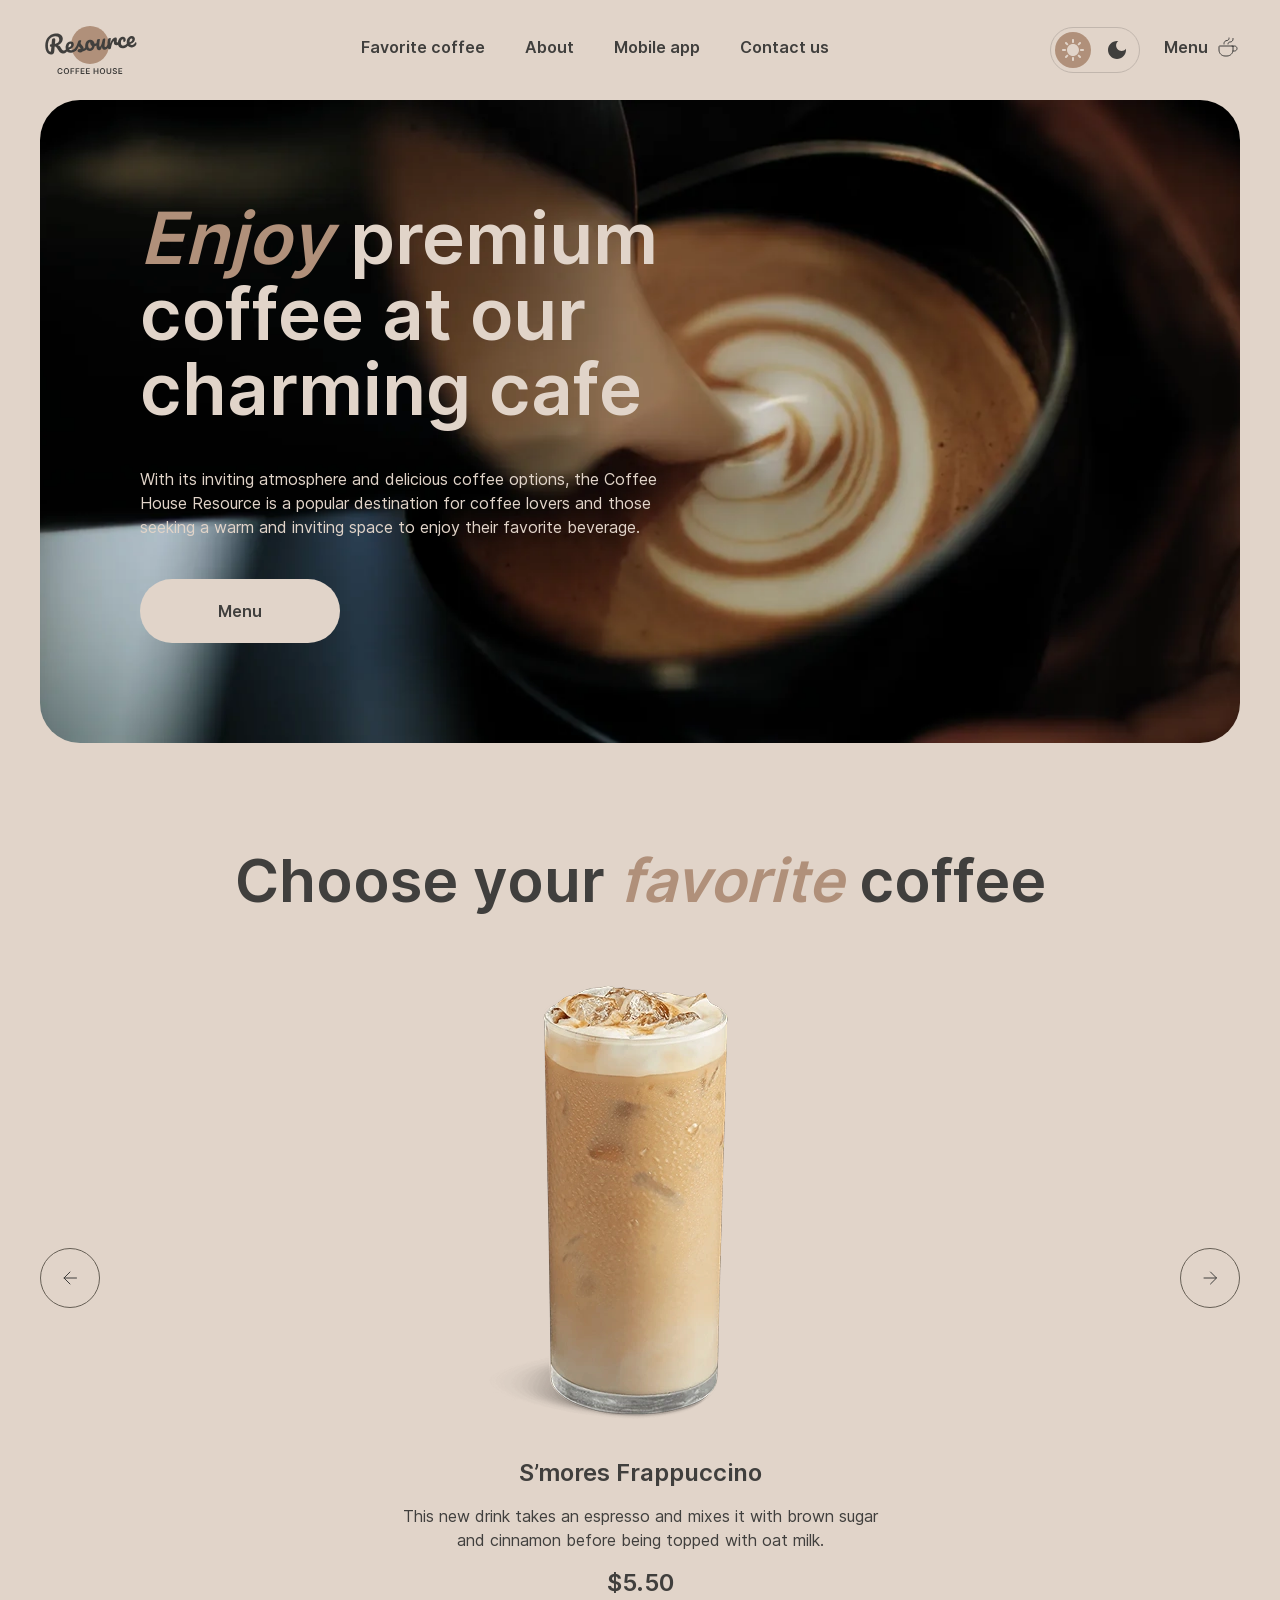
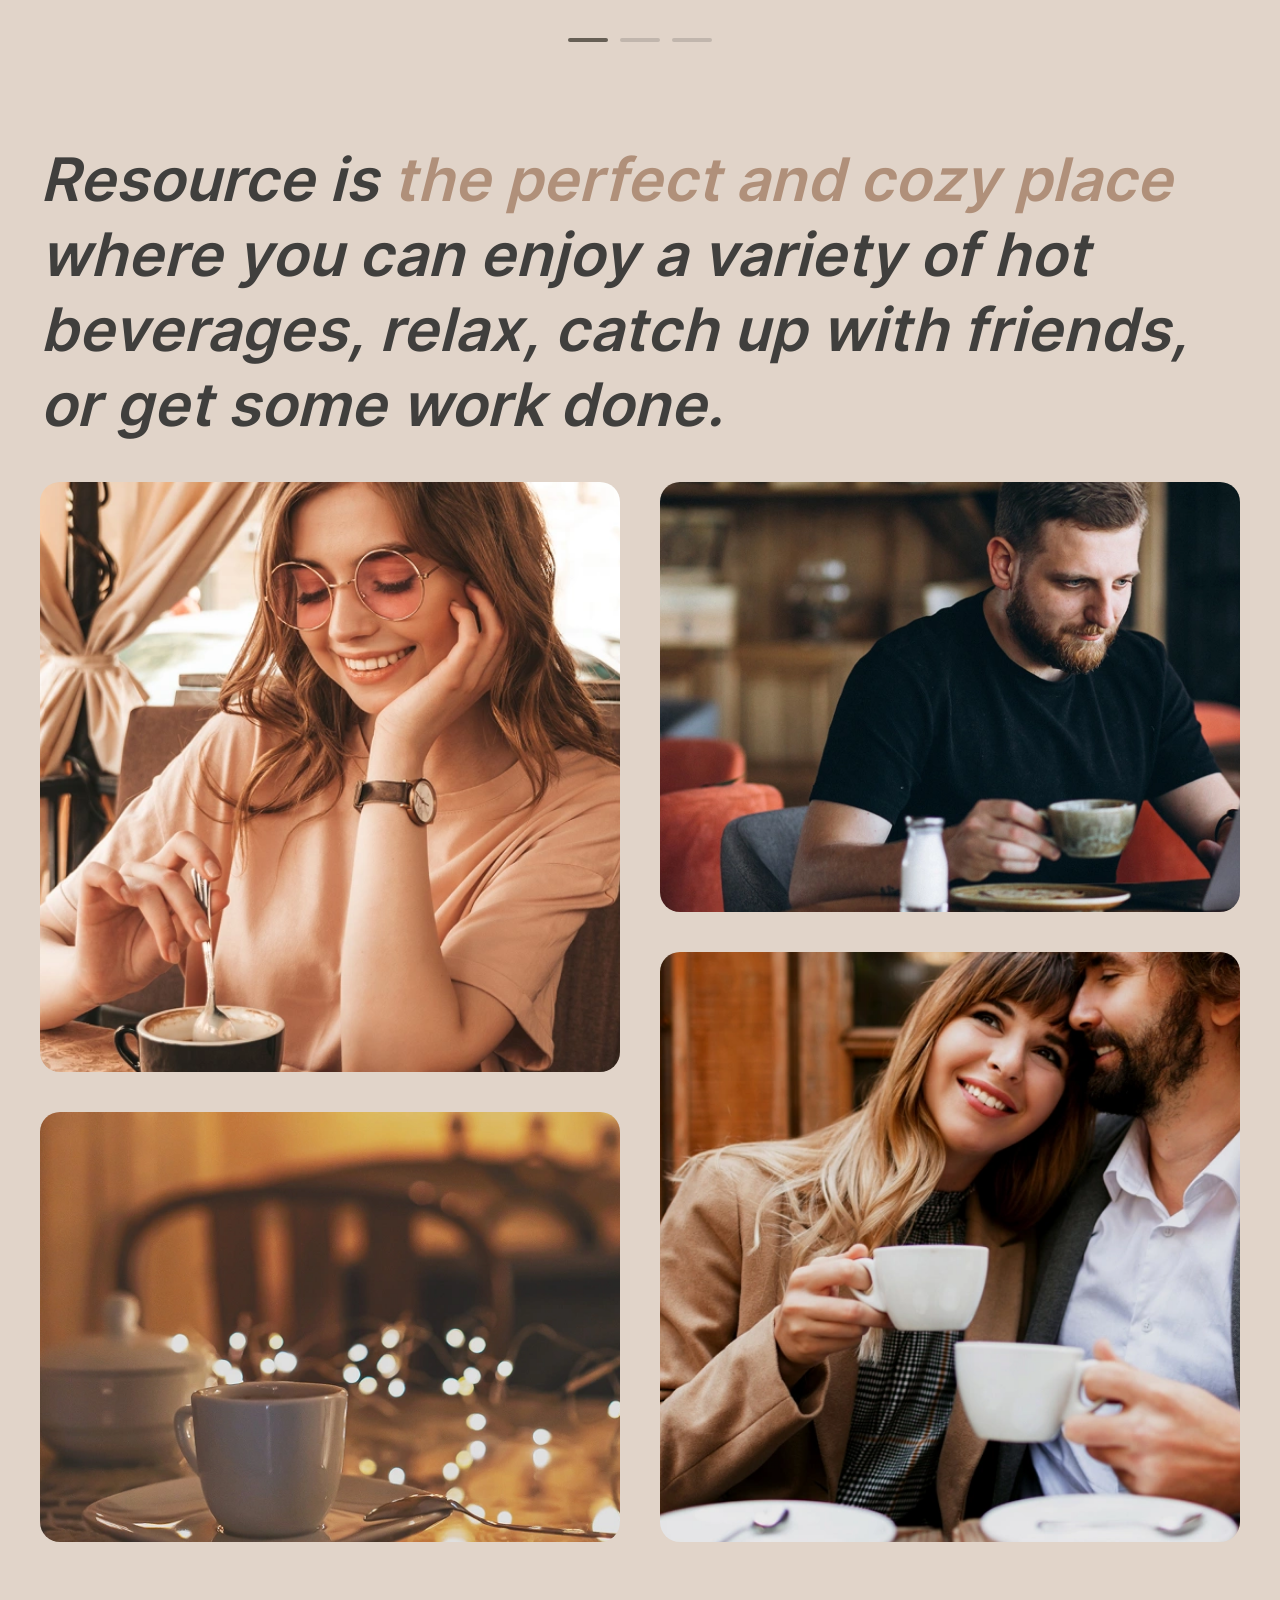
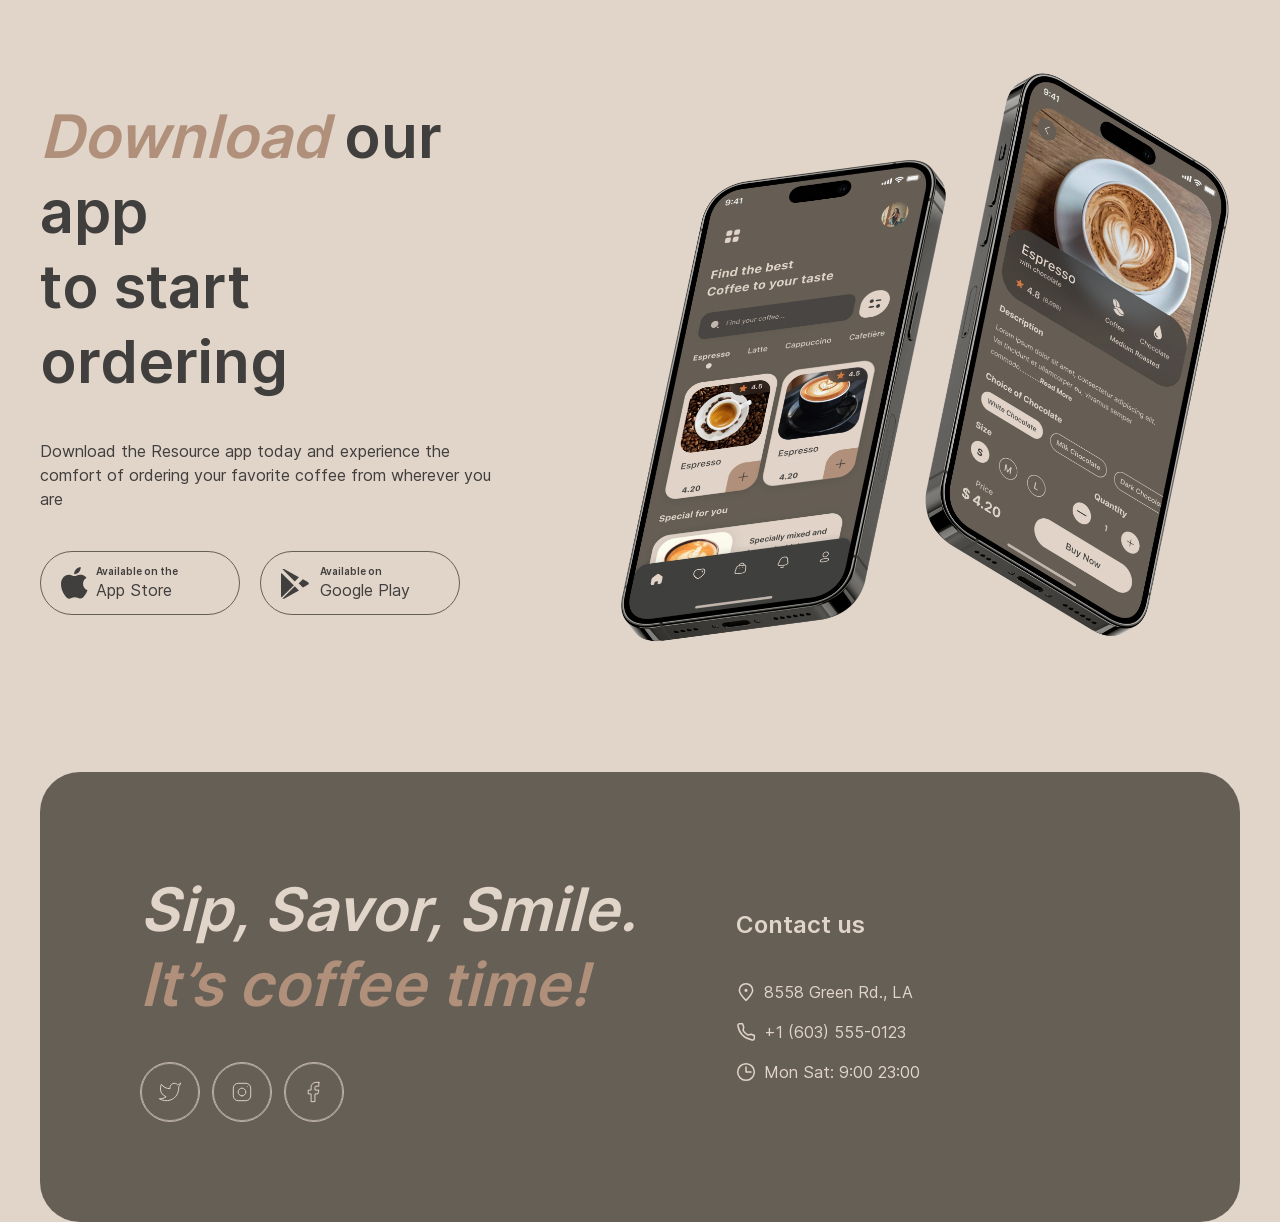
<file: index.html>
<!DOCTYPE html>
<html lang="en">
  <head>
    <meta charset="UTF-8" />
    <meta name="viewport" content="width=device-width, initial-scale=1.0" />
    <link rel="shortcut icon" href="favicon.ico" type="image/x-icon" />
    <link rel="apple-touch-icon" href="assets/icons/apple-touch-icon.png" />
    <link rel="apple-touch-icon" sizes="57x57" href="assets/icons/apple-touch-icon-57x57.png" />
    <link rel="apple-touch-icon" sizes="72x72" href="assets/icons/apple-touch-icon-72x72.png" />
    <link rel="apple-touch-icon" sizes="76x76" href="assets/icons/apple-touch-icon-76x76.png" />
    <link rel="apple-touch-icon" sizes="114x114" href="assets/icons/apple-touch-icon-114x114.png" />
    <link rel="apple-touch-icon" sizes="120x120" href="assets/icons/apple-touch-icon-120x120.png" />
    <link rel="apple-touch-icon" sizes="144x144" href="assets/icons/apple-touch-icon-144x144.png" />
    <link rel="apple-touch-icon" sizes="152x152" href="assets/icons/apple-touch-icon-152x152.png" />
    <link rel="apple-touch-icon" sizes="180x180" href="assets/icons/apple-touch-icon-180x180.png" />
    <script>
      if (localStorage.getItem("theme") === "dark") {
        document.documentElement.dataset.theme = "dark";
      }
    </script>
    <link rel="stylesheet" href="styles/style.css" />
    <title>Resource coffee house</title>
  </head>
  <body>
    <header class="header">
      <div class="container">
        <div class="header__inner">
          <a href="index.html" class="header__logo" aria-label="Resource Coffee House">
            <img class="header__logo-img light-logo" src="assets/images/logo/light-logo.svg" alt="Resource coffee logo light" />
            <img class="header__logo-img dark-logo" src="assets/images/logo/dark-logo.svg" alt="Resource coffee logo dark" />
          </a>
          <div class="header__panel" id="header-panel">
            <nav class="header__nav">
              <a href="#favorite" class="header__link">Favorite coffee</a>
              <a href="#about" class="header__link">About</a>
              <a href="#app" class="header__link">Mobile app</a>
              <a href="#contacts" class="header__link">Contact us</a>
            </nav>
            <a href="catalog.html" class="header__menu">
              <span class="header__menu-link">
                <span>Menu</span>
                <svg width="24" height="24" viewBox="0 0 24 24" fill="none" xmlns="http://www.w3.org/2000/svg">
                  <path d="M17 11.6V15C17 18.3137 14.3137 21 11 21H9C5.68629 21 3 18.3137 3 15V11.6C3 11.2686 3.26863 11 3.6 11H16.4C16.7314 11 17 11.2686 17 11.6Z" stroke="currentColor" stroke-linecap="round" stroke-linejoin="round" />
                  <g class="cup-evaporation-1">
                    <path d="M12 9C12 8 12.7143 7 14.1429 7C15.7208 7 17 5.72081 17 4.14286V3.5" stroke="currentColor" stroke-linecap="round" stroke-linejoin="round" />
                  </g>
                  <g class="cup-evaporation-2">
                    <path d="M8 9V8.5C8 6.84315 9.34315 5.5 11 5.5C12.1046 5.5 13 4.60457 13 3.5V3" stroke="currentColor" stroke-linecap="round" stroke-linejoin="round" />
                  </g>
                  <path d="M16 11H18.5C19.8807 11 21 12.1193 21 13.5C21 14.8807 19.8807 16 18.5 16H17" stroke="currentColor" stroke-linecap="round" stroke-linejoin="round" />
                </svg>
              </span>
            </a>
          </div>
          <div class="header__actions">
            <button class="header__theme" type="button" aria-label="Switch theme">
              <span class="header__theme-option active">
                <svg width="22" height="22" viewBox="0 0 22 22" fill="none" xmlns="http://www.w3.org/2000/svg">
                  <path
                    d="M10 3V1C10 0.45 10.45 0 11 0C11.55 0 12 0.45 12 1V3C12 3.55 11.55 4 11 4C10.45 4 10 3.55 10 3ZM17.36 6.05L18.77 4.63C19.16 4.24 19.16 3.61 18.77 3.22C18.38 2.83 17.75 2.83 17.36 3.22L15.95 4.64C15.56 5.03 15.56 5.66 15.95 6.05C16.34 6.44 16.97 6.44 17.36 6.05ZM21 10H19C18.45 10 18 10.45 18 11C18 11.55 18.45 12 19 12H21C21.55 12 22 11.55 22 11C22 10.45 21.55 10 21 10ZM11 18C10.45 18 10 18.45 10 19V21C10 21.55 10.45 22 11 22C11.55 22 12 21.55 12 21V19C12 18.45 11.55 18 11 18ZM4.64 6.05L3.22 4.64C2.83 4.25 2.83 3.61 3.22 3.23C3.61 2.85 4.25 2.84 4.63 3.23L6.04 4.64C6.43 5.03 6.43 5.67 6.04 6.05C5.65 6.43 5.02 6.44 4.64 6.05ZM15.95 15.95C15.56 16.34 15.56 16.98 15.95 17.36L17.36 18.77C17.75 19.16 18.39 19.16 18.77 18.77C19.16 18.38 19.16 17.74 18.77 17.36L17.36 15.95C16.98 15.56 16.34 15.56 15.95 15.95ZM1 12H3C3.55 12 4 11.55 4 11C4 10.45 3.55 10 3 10H1C0.45 10 0 10.45 0 11C0 11.55 0.45 12 1 12ZM4.64 18.78L6.05 17.37C6.44 16.98 6.44 16.34 6.05 15.96C5.66 15.58 5.02 15.57 4.64 15.96L3.23 17.37C2.84 17.76 2.84 18.4 3.23 18.78C3.61 19.17 4.25 19.17 4.64 18.78ZM11 5C7.69 5 5 7.69 5 11C5 14.31 7.69 17 11 17C14.31 17 17 14.31 17 11C17 7.69 14.31 5 11 5Z"
                    fill="currentColor"
                  />
                </svg>
              </span>
              <span class="header__theme-option dark">
                <svg width="18" height="18" viewBox="0 0 18 18" fill="none" xmlns="http://www.w3.org/2000/svg">
                  <path
                    d="M9 0C4.03 0 0 4.03 0 9C0 13.97 4.03 18 9 18C13.97 18 18 13.97 18 9C18 8.54 17.96 8.08 17.9 7.64C16.92 9.01 15.32 9.9 13.5 9.9C10.52 9.9 8.1 7.48 8.1 4.5C8.1 2.69 8.99 1.08 10.36 0.0999999C9.92 0.0399999 9.46 0 9 0Z"
                    fill="currentColor"
                  />
                </svg>
              </span>
            </button>
            <button class="header__burger" type="button" aria-label="Open menu" aria-controls="header-panel" aria-expanded="false">
              <span></span>
              <span></span>
            </button>
          </div>
        </div>
      </div>
    </header>
    <main>
      <section class="hero">
        <div class="container">
          <div class="hero__inner">
            <img src="assets/images/hero/hero.webp" alt="Hero background image" class="hero__bg" />
            <div class="hero__offer">
              <h1 class="hero__title"><span class="text-accent">Enjoy</span> premium coffee at our charming cafe</h1>
              <p class="hero__description">
                With its inviting atmosphere and delicious coffee options, the Coffee House Resource is a popular destination for coffee lovers and those seeking a warm and inviting space to enjoy their favorite beverage.
              </p>
              <a href="catalog.html" class="hero__button"
                >Menu
                <svg width="24" height="24" viewBox="0 0 24 24" fill="none" xmlns="http://www.w3.org/2000/svg">
                  <path d="M17 11.6V15C17 18.3137 14.3137 21 11 21H9C5.68629 21 3 18.3137 3 15V11.6C3 11.2686 3.26863 11 3.6 11H16.4C16.7314 11 17 11.2686 17 11.6Z" stroke="currentColor" stroke-linecap="round" stroke-linejoin="round" />
                  <g class="cup-evaporation-1">
                    <path d="M12 9C12 8 12.7143 7 14.1429 7C15.7208 7 17 5.72081 17 4.14286V3.5" stroke="currentColor" stroke-linecap="round" stroke-linejoin="round" />
                  </g>
                  <g class="cup-evaporation-2">
                    <path d="M8 9V8.5C8 6.84315 9.34315 5.5 11 5.5C12.1046 5.5 13 4.60457 13 3.5V3" stroke="currentColor" stroke-linecap="round" stroke-linejoin="round" />
                  </g>
                  <path d="M16 11H18.5C19.8807 11 21 12.1193 21 13.5C21 14.8807 19.8807 16 18.5 16H17" stroke="currentColor" stroke-linecap="round" stroke-linejoin="round" />
                </svg>
              </a>
            </div>
          </div>
        </div>
      </section>
      <section class="favorite" id="favorite">
        <div class="container">
          <h2 class="favorite__title">Choose your <span class="text-accent">favorite</span> coffee</h2>
          <div class="favorite__slider">
            <div class="favorite__viewport">
              <button class="favorite__arrow" type="button" data-dir="-1" aria-label="Previous slide">
                <svg width="24" height="24" viewBox="18 18 24 24" fill="none" xmlns="http://www.w3.org/2000/svg">
                  <path d="M36.5 30H24M30 36L24 30L30 24" stroke="currentColor" stroke-linecap="round" stroke-linejoin="round" />
                </svg>
              </button>
              <div class="favorite__track">
                <div class="favorite__slide-row" id="favoriteTrack">
                  <div class="favorite__slide">
                    <div class="favorite__card">
                      <img class="favorite__img" src="assets/images/favorite/slider-1.webp" alt="S'mores Frappuccino" width="480" height="480" />
                      <div class="favorite__info">
                        <h3 class="favorite__name">S&rsquo;mores Frappuccino</h3>
                        <p class="favorite__desc">This new drink takes an espresso and mixes it with brown sugar and cinnamon before being topped with oat milk.</p>
                        <p class="favorite__price">$5.50</p>
                      </div>
                    </div>
                  </div>
                  <div class="favorite__slide">
                    <div class="favorite__card">
                      <img class="favorite__img" src="assets/images/favorite/slider-2.webp" alt="Caramel Macchiato" width="480" height="480" />
                      <div class="favorite__info">
                        <h3 class="favorite__name">Caramel Macchiato</h3>
                        <p class="favorite__desc">Fragrant and unique classic espresso with rich caramel-peanut syrup, with cream under whipped thick foam.</p>
                        <p class="favorite__price">$5.00</p>
                      </div>
                    </div>
                  </div>
                  <div class="favorite__slide">
                    <div class="favorite__card">
                      <img class="favorite__img" src="assets/images/favorite/slider-3.webp" alt="Ice coffee" width="480" height="480" />
                      <div class="favorite__info">
                        <h3 class="favorite__name">Ice coffee</h3>
                        <p class="favorite__desc">A popular summer drink that tones and invigorates. Prepared from coffee, milk and ice.</p>
                        <p class="favorite__price">$4.50</p>
                      </div>
                    </div>
                  </div>
                </div>
              </div>
              <button class="favorite__arrow" type="button" data-dir="1" aria-label="Next slide">
                <svg width="24" height="24" viewBox="18 18 24 24" fill="none" xmlns="http://www.w3.org/2000/svg">
                  <path d="M24 30H36.5M30.5 36L36.5 30L30.5 24" stroke="currentColor" stroke-linecap="round" stroke-linejoin="round" />
                </svg>
              </button>
            </div>
            <div class="favorite__controls">
              <button class="favorite__dot active" type="button" data-idx="0" aria-label="Slide 1"></button>
              <button class="favorite__dot" type="button" data-idx="1" aria-label="Slide 2"></button>
              <button class="favorite__dot" type="button" data-idx="2" aria-label="Slide 3"></button>
            </div>
          </div>
        </div>
      </section>
      <section class="about" id="about">
        <div class="container">
          <h2 class="about__text">Resource is <span class="text-accent">the perfect and cozy place</span> where you can enjoy a variety of hot beverages, relax, catch up with friends, or get some work done.</h2>
          <div class="about__images">
            <div class="about__column">
              <div class="about__card about__card--tall">
                <img src="assets/images/about/about-1.webp" alt="Coffee shop photo 1" />
              </div>
              <div class="about__card about__card--short">
                <img src="assets/images/about/about-2.webp" alt="Coffee shop photo 2" />
              </div>
            </div>
            <div class="about__column">
              <div class="about__card about__card--short">
                <img src="assets/images/about/about-3.webp" alt="Coffee shop photo 3" />
              </div>
              <div class="about__card about__card--tall">
                <img src="assets/images/about/about-4.webp" alt="Coffee shop photo 4" />
              </div>
            </div>
          </div>
        </div>
      </section>
      <section class="app" id="app">
        <div class="container">
          <div class="app__inner">
            <div class="app__offer">
              <h2 class="app__title"><span class="text-accent">Download</span> our app<br />to start ordering</h2>
              <p class="app__description">Download the Resource app today and experience the comfort of ordering your favorite coffee from wherever you are</p>
              <div class="app__buttons">
                <a href="#" class="app__button">
                  <span class="app__icon">
                    <svg width="27" height="32" viewBox="0 0 27 32" fill="none" xmlns="http://www.w3.org/2000/svg">
                      <path
                        d="M22.0578 16.8306C22.021 12.8323 25.4156 10.8871 25.5708 10.7966C23.6483 8.06361 20.6684 7.69021 19.6213 7.66043C17.1185 7.40364 14.6909 9.12057 13.4159 9.12057C12.1156 9.12057 10.1523 7.68524 8.03638 7.72742C5.31352 7.76836 2.76624 9.30541 1.36919 11.6922C-1.51399 16.5589 0.636305 23.7107 3.39861 27.6446C4.7804 29.5711 6.39503 31.7223 8.50843 31.6466C10.576 31.5635 11.3483 30.3614 13.8435 30.3614C16.3157 30.3614 17.0409 31.6466 19.1963 31.5982C21.4153 31.5635 22.8124 29.6629 24.1458 27.719C25.7426 25.5108 26.3839 23.3361 26.4093 23.2245C26.3572 23.2071 22.0998 21.6229 22.0578 16.8306Z"
                        fill="currentColor"
                      />
                      <path
                        d="M17.9863 5.07263C19.0983 3.71671 19.8592 1.872 19.648 0C18.0384 0.0694711 16.0256 1.08549 14.8664 2.41164C13.8409 3.58025 12.9248 5.49566 13.1615 7.29695C14.9695 7.42845 16.8259 6.40747 17.9863 5.07263Z"
                        fill="currentColor"
                      />
                    </svg>
                  </span>
                  <span class="app__text">
                    <span class="app__caption">Available on the</span>
                    <span class="app__name">App Store</span>
                  </span>
                </a>
                <a href="#" class="app__button">
                  <span class="app__icon">
                    <svg width="31" height="33" viewBox="0 0 31 33" fill="none" xmlns="http://www.w3.org/2000/svg">
                      <path d="M0.456669 7.19171C0.167404 7.49042 0 7.95549 0 8.55777V30.0407C0 30.6429 0.167404 31.108 0.456669 31.4067L0.528063 31.4723L12.7314 19.4389V19.1547L0.528063 7.12129L0.456669 7.19171Z" fill="currentColor" />
                      <path d="M21.866 21.5399L17.8027 17.5268V17.2426L21.8709 13.2294L21.962 13.2817L26.7798 15.9858C28.1547 16.7533 28.1547 18.0161 26.7798 18.7884L21.962 21.4877L21.866 21.5399Z" fill="currentColor" />
                      <path d="M17.932 24.4014L13.7728 20.2984L1.49805 32.4083C1.95472 32.8819 2.69942 32.939 3.54629 32.4654L17.932 24.4014Z" fill="currentColor" />
                      <path d="M17.932 11.3657L3.54629 3.30175C2.69942 2.83305 1.95472 2.89011 1.49805 3.36368L13.7728 15.4688L17.932 11.3657Z" fill="currentColor" />
                    </svg>
                  </span>
                  <span class="app__text">
                    <span class="app__caption">Available on</span>
                    <span class="app__name">Google Play</span>
                  </span>
                </a>
              </div>
            </div>
            <div class="app__screens">
              <img src="assets/images/app/mobile-screens.webp" alt="Mobile app screens" />
            </div>
          </div>
        </div>
      </section>
    </main>
    <footer class="footer" id="contacts">
      <div class="container">
        <div class="footer__inner">
          <div class="footer__offer">
            <h2 class="footer__title">Sip, Savor, Smile.<br /><span class="text-accent">It&rsquo;s coffee time!</span></h2>
            <div class="footer__socials">
              <a href="#" class="footer__social" aria-label="Twitter">
                <svg width="60" height="60" viewBox="0 0 60 60" fill="none" xmlns="http://www.w3.org/2000/svg">
                  <rect x="0.5" y="0.5" width="59" height="59" rx="29.5" stroke="currentColor" opacity="0.6" />
                  <path
                    d="M41 21.0101C41 21.0101 38.9821 22.2022 37.86 22.5401C37.2577 21.8476 36.4573 21.3567 35.567 21.134C34.6767 20.9112 33.7395 20.9673 32.8821 21.2945C32.0247 21.6218 31.2884 22.2045 30.773 22.9638C30.2575 23.7231 29.9877 24.6224 30 25.5401V26.5401C28.2426 26.5856 26.5013 26.1959 24.931 25.4055C23.3607 24.6151 22.0103 23.4487 21 22.0101C21 22.0101 17 31.0101 26 35.0101C23.9405 36.408 21.4872 37.109 19 37.0101C28 42.0101 39 37.0101 39 25.5101C38.9991 25.2315 38.9723 24.9537 38.92 24.6801C39.9406 23.6735 41 21.0101 41 21.0101Z"
                    stroke="currentColor"
                    stroke-linecap="round"
                    stroke-linejoin="round"
                  />
                </svg>
              </a>
              <a href="#" class="footer__social" aria-label="Instagram">
                <svg width="60" height="60" viewBox="0 0 60 60" fill="none" xmlns="http://www.w3.org/2000/svg">
                  <rect x="0.5" y="0.5" width="59" height="59" rx="29.5" stroke="currentColor" opacity="0.6" />
                  <path d="M30 34C32.2091 34 34 32.2091 34 30C34 27.7909 32.2091 26 30 26C27.7909 26 26 27.7909 26 30C26 32.2091 27.7909 34 30 34Z" stroke="currentColor" stroke-linecap="round" stroke-linejoin="round" />
                  <path d="M21 34V26C21 23.2386 23.2386 21 26 21H34C36.7614 21 39 23.2386 39 26V34C39 36.7614 36.7614 39 34 39H26C23.2386 39 21 36.7614 21 34Z" stroke="currentColor" />
                  <path d="M35.5 24.51L35.51 24.4989" stroke="currentColor" stroke-linecap="round" stroke-linejoin="round" />
                </svg>
              </a>
              <a href="#" class="footer__social" aria-label="Facebook">
                <svg width="60" height="60" viewBox="0 0 60 60" fill="none" xmlns="http://www.w3.org/2000/svg">
                  <rect x="0.5" y="0.5" width="59" height="59" rx="29.5" stroke="currentColor" opacity="0.6" />
                  <path
                    d="M35 20H32C30.6739 20 29.4021 20.5268 28.4645 21.4645C27.5268 22.4021 27 23.6739 27 25V28H24V32H27V40H31V32H34L35 28H31V25C31 24.7348 31.1054 24.4804 31.2929 24.2929C31.4804 24.1054 31.7348 24 32 24H35V20Z"
                    stroke="currentColor"
                    stroke-linecap="round"
                    stroke-linejoin="round"
                  />
                </svg>
              </a>
            </div>
          </div>

          <div class="footer__contacts">
            <h3 class="footer__heading">Contact us</h3>
            <div class="footer__links">
              <a href="#" class="footer__link">
                <svg width="20" height="20" viewBox="0 0 20 20" fill="none" xmlns="http://www.w3.org/2000/svg">
                  <path
                    d="M16.6663 8.33329C16.6663 12.0152 9.99967 18.3333 9.99967 18.3333C9.99967 18.3333 3.33301 12.0152 3.33301 8.33329C3.33301 4.65139 6.31778 1.66663 9.99967 1.66663C13.6816 1.66663 16.6663 4.65139 16.6663 8.33329Z"
                    stroke="#E1D4C9"
                    stroke-width="1.5"
                  />
                  <path
                    d="M10.0003 9.16667C10.4606 9.16667 10.8337 8.79357 10.8337 8.33333C10.8337 7.8731 10.4606 7.5 10.0003 7.5C9.54009 7.5 9.16699 7.8731 9.16699 8.33333C9.16699 8.79357 9.54009 9.16667 10.0003 9.16667Z"
                    fill="#E1D4C9"
                    stroke="#E1D4C9"
                    stroke-width="1.5"
                    stroke-linecap="round"
                    stroke-linejoin="round"
                  />
                </svg>
                8558 Green Rd., LA
              </a>
              <a href="tel:+16035550123" class="footer__link">
                <svg width="20" height="20" viewBox="0 0 20 20" fill="none" xmlns="http://www.w3.org/2000/svg">
                  <path
                    d="M15.0984 12.2516L11.6665 12.9166C9.34845 11.7531 7.91654 10.4166 7.08321 8.33329L7.72483 4.89154L6.51197 1.66663L3.72946 1.66663C2.60191 1.66663 1.71466 2.59958 1.90108 3.71161C2.29888 6.08454 3.37231 10.0391 6.24987 12.9166C9.27338 15.9401 13.5661 17.3318 16.1378 17.9288C17.299 18.1983 18.3332 17.2908 18.3332 16.0988L18.3332 13.4843L15.0984 12.2516Z"
                    stroke="#E1D4C9"
                    stroke-width="1.5"
                    stroke-linecap="round"
                    stroke-linejoin="round"
                  />
                </svg>
                +1 (603) 555-0123</a
              >
              <span class="footer__link">
                <svg width="20" height="20" viewBox="0 0 20 20" fill="none" xmlns="http://www.w3.org/2000/svg">
                  <g clip-path="url(#clip0_217_1736)">
                    <path d="M10 5L10 10L15 10" stroke="#E1D4C9" stroke-width="1.5" stroke-linecap="round" stroke-linejoin="round" />
                    <path
                      d="M10.0003 18.3333C14.6027 18.3333 18.3337 14.6023 18.3337 9.99996C18.3337 5.39759 14.6027 1.66663 10.0003 1.66663C5.39795 1.66663 1.66699 5.39759 1.66699 9.99996C1.66699 14.6023 5.39795 18.3333 10.0003 18.3333Z"
                      stroke="#E1D4C9"
                      stroke-width="1.5"
                      stroke-linecap="round"
                      stroke-linejoin="round"
                    />
                  </g>
                  <defs>
                    <clipPath id="clip0_217_1736">
                      <rect width="20" height="20" fill="white" />
                    </clipPath>
                  </defs>
                </svg>

                Mon Sat: 9:00 23:00</span
              >
            </div>
          </div>
        </div>
      </div>
    </footer>
    <script type="module" src="js/main.js"></script>
  </body>
</html>
</file>
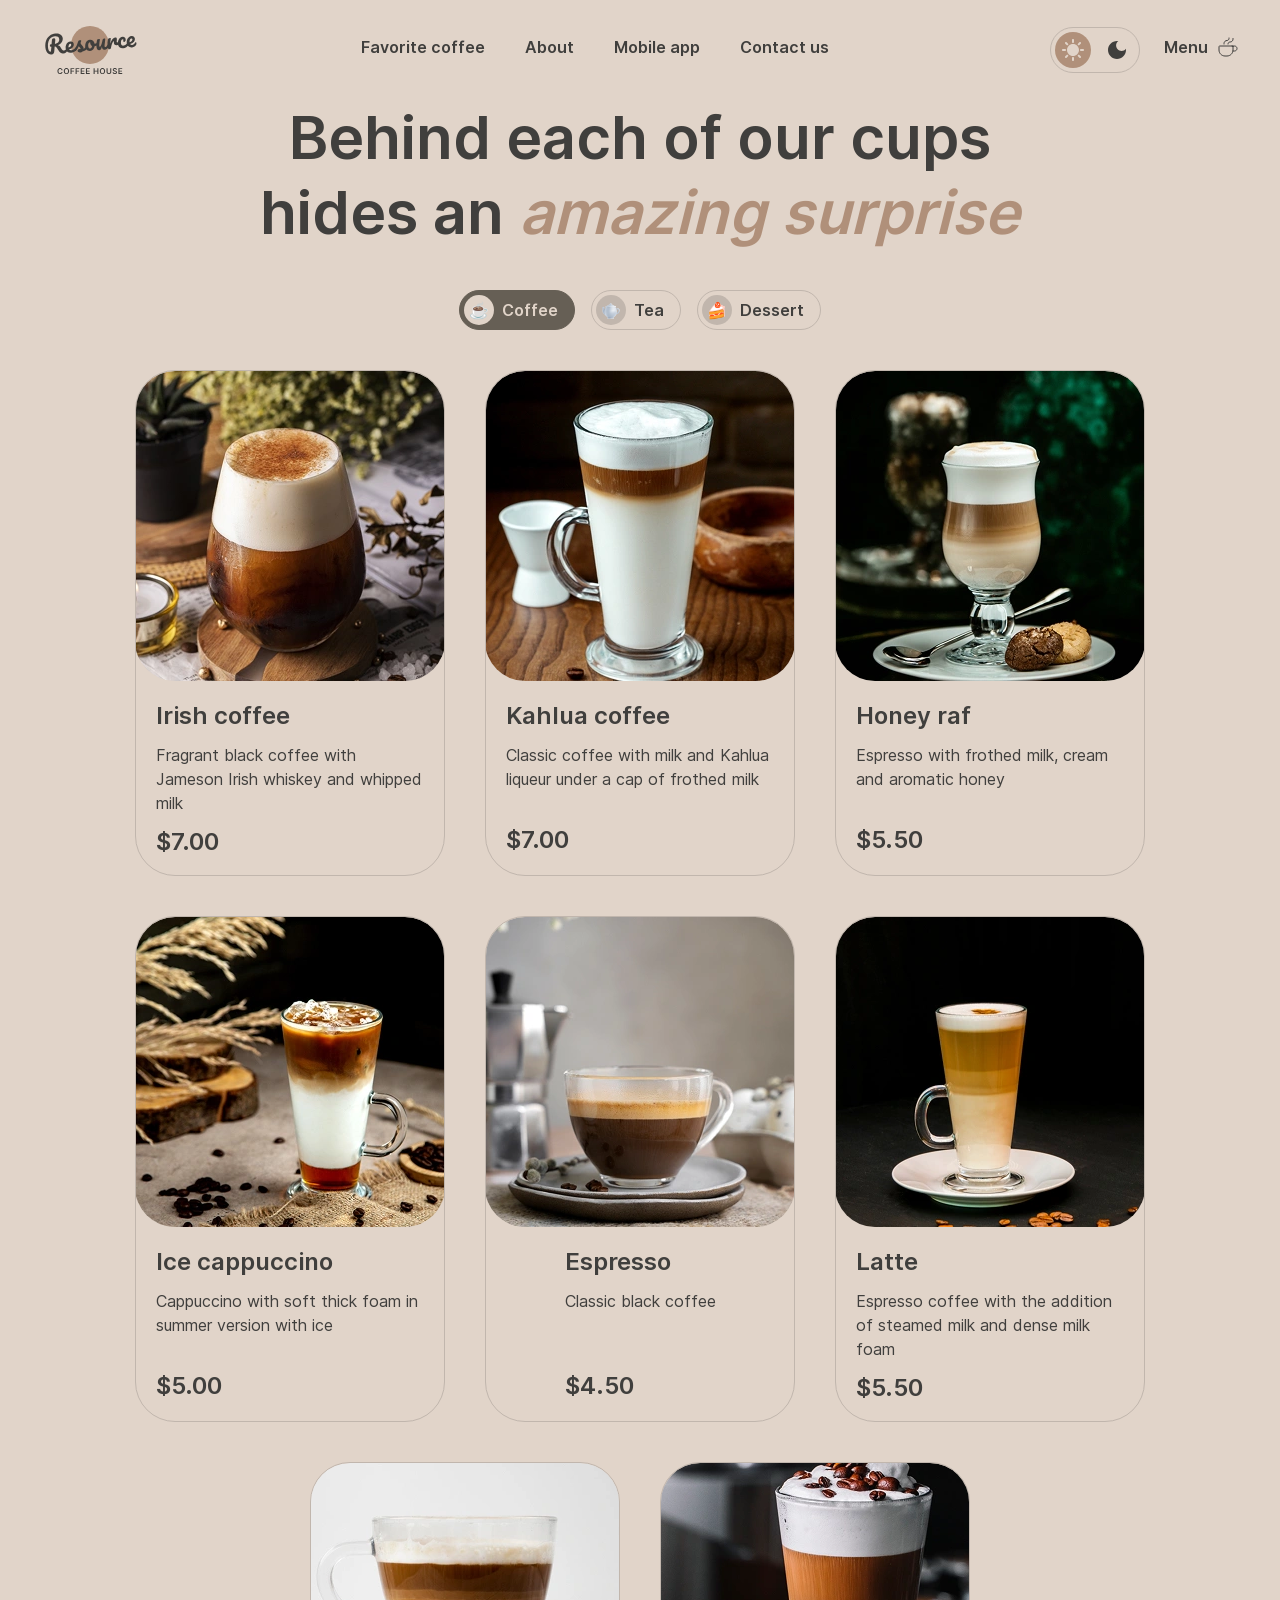
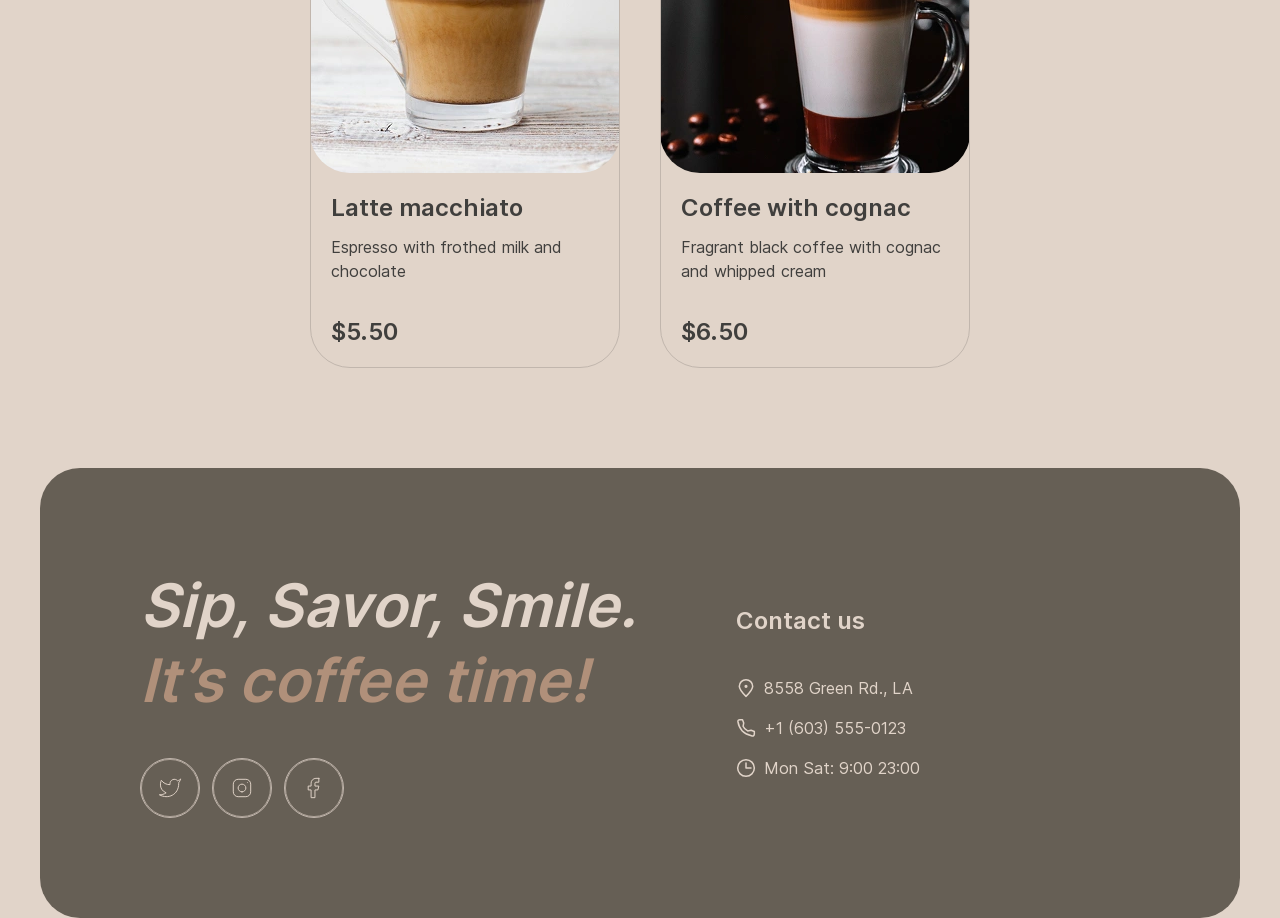
<file: catalog.html>
<!DOCTYPE html>
<html lang="en">
  <head>
    <meta charset="UTF-8" />
    <meta name="viewport" content="width=device-width, initial-scale=1.0" />
    <link rel="shortcut icon" href="favicon.ico" type="image/x-icon" />
    <link rel="apple-touch-icon" href="assets/icons/apple-touch-icon.png" />
    <link rel="apple-touch-icon" sizes="57x57" href="assets/icons/apple-touch-icon-57x57.png" />
    <link rel="apple-touch-icon" sizes="72x72" href="assets/icons/apple-touch-icon-72x72.png" />
    <link rel="apple-touch-icon" sizes="76x76" href="assets/icons/apple-touch-icon-76x76.png" />
    <link rel="apple-touch-icon" sizes="114x114" href="assets/icons/apple-touch-icon-114x114.png" />
    <link rel="apple-touch-icon" sizes="120x120" href="assets/icons/apple-touch-icon-120x120.png" />
    <link rel="apple-touch-icon" sizes="144x144" href="assets/icons/apple-touch-icon-144x144.png" />
    <link rel="apple-touch-icon" sizes="152x152" href="assets/icons/apple-touch-icon-152x152.png" />
    <link rel="apple-touch-icon" sizes="180x180" href="assets/icons/apple-touch-icon-180x180.png" />
    <script>
      if (localStorage.getItem("theme") === "dark") {
        document.documentElement.dataset.theme = "dark";
      }
    </script>
    <link rel="stylesheet" href="styles/style.css" />
    <title>Menu page</title>
  </head>
  <body>
    <header class="header">
      <div class="container">
        <div class="header__inner">
          <a href="index.html" class="header__logo" aria-label="Resource Coffee House">
            <img class="header__logo-img light-logo" src="assets/images/logo/light-logo.svg" alt="Resource coffee logo light" />
            <img class="header__logo-img dark-logo" src="assets/images/logo/dark-logo.svg" alt="Resource coffee logo dark" />
          </a>
          <div class="header__panel" id="header-panel">
            <nav class="header__nav">
              <a href="index.html#favorite" class="header__link">Favorite coffee</a>
              <a href="index.html#about" class="header__link">About</a>
              <a href="index.html#app" class="header__link">Mobile app</a>
              <a href="#contacts" class="header__link">Contact us</a>
            </nav>
            <a href="catalog.html" class="header__menu">
              <span class="header__menu-link">
                <span>Menu</span>
                <svg width="24" height="24" viewBox="0 0 24 24" fill="none" xmlns="http://www.w3.org/2000/svg">
                  <path d="M17 11.6V15C17 18.3137 14.3137 21 11 21H9C5.68629 21 3 18.3137 3 15V11.6C3 11.2686 3.26863 11 3.6 11H16.4C16.7314 11 17 11.2686 17 11.6Z" stroke="currentColor" stroke-linecap="round" stroke-linejoin="round" />
                  <g class="cup-evaporation-1">
                    <path d="M12 9C12 8 12.7143 7 14.1429 7C15.7208 7 17 5.72081 17 4.14286V3.5" stroke="currentColor" stroke-linecap="round" stroke-linejoin="round" />
                  </g>
                  <g class="cup-evaporation-2">
                    <path d="M8 9V8.5C8 6.84315 9.34315 5.5 11 5.5C12.1046 5.5 13 4.60457 13 3.5V3" stroke="currentColor" stroke-linecap="round" stroke-linejoin="round" />
                  </g>
                  <path d="M16 11H18.5C19.8807 11 21 12.1193 21 13.5C21 14.8807 19.8807 16 18.5 16H17" stroke="currentColor" stroke-linecap="round" stroke-linejoin="round" />
                </svg>
              </span>
            </a>
          </div>
          <div class="header__actions">
            <button class="header__theme" type="button" aria-label="Switch theme">
              <span class="header__theme-option active">
                <svg width="22" height="22" viewBox="0 0 22 22" fill="none" xmlns="http://www.w3.org/2000/svg">
                  <path
                    d="M10 3V1C10 0.45 10.45 0 11 0C11.55 0 12 0.45 12 1V3C12 3.55 11.55 4 11 4C10.45 4 10 3.55 10 3ZM17.36 6.05L18.77 4.63C19.16 4.24 19.16 3.61 18.77 3.22C18.38 2.83 17.75 2.83 17.36 3.22L15.95 4.64C15.56 5.03 15.56 5.66 15.95 6.05C16.34 6.44 16.97 6.44 17.36 6.05ZM21 10H19C18.45 10 18 10.45 18 11C18 11.55 18.45 12 19 12H21C21.55 12 22 11.55 22 11C22 10.45 21.55 10 21 10ZM11 18C10.45 18 10 18.45 10 19V21C10 21.55 10.45 22 11 22C11.55 22 12 21.55 12 21V19C12 18.45 11.55 18 11 18ZM4.64 6.05L3.22 4.64C2.83 4.25 2.83 3.61 3.22 3.23C3.61 2.85 4.25 2.84 4.63 3.23L6.04 4.64C6.43 5.03 6.43 5.67 6.04 6.05C5.65 6.43 5.02 6.44 4.64 6.05ZM15.95 15.95C15.56 16.34 15.56 16.98 15.95 17.36L17.36 18.77C17.75 19.16 18.39 19.16 18.77 18.77C19.16 18.38 19.16 17.74 18.77 17.36L17.36 15.95C16.98 15.56 16.34 15.56 15.95 15.95ZM1 12H3C3.55 12 4 11.55 4 11C4 10.45 3.55 10 3 10H1C0.45 10 0 10.45 0 11C0 11.55 0.45 12 1 12ZM4.64 18.78L6.05 17.37C6.44 16.98 6.44 16.34 6.05 15.96C5.66 15.58 5.02 15.57 4.64 15.96L3.23 17.37C2.84 17.76 2.84 18.4 3.23 18.78C3.61 19.17 4.25 19.17 4.64 18.78ZM11 5C7.69 5 5 7.69 5 11C5 14.31 7.69 17 11 17C14.31 17 17 14.31 17 11C17 7.69 14.31 5 11 5Z"
                    fill="currentColor"
                  />
                </svg>
              </span>
              <span class="header__theme-option dark">
                <svg width="18" height="18" viewBox="0 0 18 18" fill="none" xmlns="http://www.w3.org/2000/svg">
                  <path
                    d="M9 0C4.03 0 0 4.03 0 9C0 13.97 4.03 18 9 18C13.97 18 18 13.97 18 9C18 8.54 17.96 8.08 17.9 7.64C16.92 9.01 15.32 9.9 13.5 9.9C10.52 9.9 8.1 7.48 8.1 4.5C8.1 2.69 8.99 1.08 10.36 0.0999999C9.92 0.0399999 9.46 0 9 0Z"
                    fill="currentColor"
                  />
                </svg>
              </span>
            </button>
            <button class="header__burger" type="button" aria-label="Open menu" aria-controls="header-panel" aria-expanded="false">
              <span></span>
              <span></span>
            </button>
          </div>
        </div>
      </div>
    </header>
    <main>
      <section class="menu" id="menu" aria-label="Menu">
        <div class="container">
          <div class="menu__inner">
            <h1 class="menu__title">Behind each of our cups hides an <span class="text-accent">amazing surprise</span></h1>
            <div class="menu__tabs">
              <button class="tab active" type="button" data-category="coffee">
                <span class="tab__icon menu__tab-icon">☕</span>
                <span class="tab__label">Coffee</span>
              </button>
              <button class="tab" type="button" data-category="tea">
                <span class="tab__icon menu__tab-icon"><img src="assets/images/menu/tea-tab.png" alt="" width="20" height="20" /></span>
                <span class="tab__label">Tea</span>
              </button>
              <button class="tab" type="button" data-category="dessert">
                <span class="tab__icon menu__tab-icon">🍰</span>
                <span class="tab__label">Dessert</span>
              </button>
            </div>
            <div class="menu__grid" id="menuGrid"></div>
            <button class="menu__more" type="button" aria-label="Show more" hidden>
              <svg width="24" height="24" viewBox="0 0 24 24" fill="none" xmlns="http://www.w3.org/2000/svg" aria-hidden="true">
                <path d="M21.8883 13.5C21.1645 18.3113 17.013 22 12 22C6.47715 22 2 17.5228 2 12C2 6.47715 6.47715 2 12 2C16.1006 2 19.6248 4.46819 21.1679 8" stroke="currentColor" stroke-linecap="round" stroke-linejoin="round" />
                <path d="M17 8H21.4C21.7314 8 22 7.73137 22 7.4V3" stroke="currentColor" stroke-linecap="round" stroke-linejoin="round" />
              </svg>
            </button>
          </div>
        </div>
      </section>
    </main>
    <footer class="footer" id="contacts">
      <div class="container">
        <div class="footer__inner">
          <div class="footer__offer">
            <h2 class="footer__title">Sip, Savor, Smile.<br /><span class="text-accent">It&rsquo;s coffee time!</span></h2>
            <div class="footer__socials">
              <a href="#" class="footer__social" aria-label="Twitter">
                <svg width="60" height="60" viewBox="0 0 60 60" fill="none" xmlns="http://www.w3.org/2000/svg">
                  <rect x="0.5" y="0.5" width="59" height="59" rx="29.5" stroke="currentColor" opacity="0.6" />
                  <path
                    d="M41 21.0101C41 21.0101 38.9821 22.2022 37.86 22.5401C37.2577 21.8476 36.4573 21.3567 35.567 21.134C34.6767 20.9112 33.7395 20.9673 32.8821 21.2945C32.0247 21.6218 31.2884 22.2045 30.773 22.9638C30.2575 23.7231 29.9877 24.6224 30 25.5401V26.5401C28.2426 26.5856 26.5013 26.1959 24.931 25.4055C23.3607 24.6151 22.0103 23.4487 21 22.0101C21 22.0101 17 31.0101 26 35.0101C23.9405 36.408 21.4872 37.109 19 37.0101C28 42.0101 39 37.0101 39 25.5101C38.9991 25.2315 38.9723 24.9537 38.92 24.6801C39.9406 23.6735 41 21.0101 41 21.0101Z"
                    stroke="currentColor"
                    stroke-linecap="round"
                    stroke-linejoin="round"
                  />
                </svg>
              </a>
              <a href="#" class="footer__social" aria-label="Instagram">
                <svg width="60" height="60" viewBox="0 0 60 60" fill="none" xmlns="http://www.w3.org/2000/svg">
                  <rect x="0.5" y="0.5" width="59" height="59" rx="29.5" stroke="currentColor" opacity="0.6" />
                  <path d="M30 34C32.2091 34 34 32.2091 34 30C34 27.7909 32.2091 26 30 26C27.7909 26 26 27.7909 26 30C26 32.2091 27.7909 34 30 34Z" stroke="currentColor" stroke-linecap="round" stroke-linejoin="round" />
                  <path d="M21 34V26C21 23.2386 23.2386 21 26 21H34C36.7614 21 39 23.2386 39 26V34C39 36.7614 36.7614 39 34 39H26C23.2386 39 21 36.7614 21 34Z" stroke="currentColor" />
                  <path d="M35.5 24.51L35.51 24.4989" stroke="currentColor" stroke-linecap="round" stroke-linejoin="round" />
                </svg>
              </a>
              <a href="#" class="footer__social" aria-label="Facebook">
                <svg width="60" height="60" viewBox="0 0 60 60" fill="none" xmlns="http://www.w3.org/2000/svg">
                  <rect x="0.5" y="0.5" width="59" height="59" rx="29.5" stroke="currentColor" opacity="0.6" />
                  <path
                    d="M35 20H32C30.6739 20 29.4021 20.5268 28.4645 21.4645C27.5268 22.4021 27 23.6739 27 25V28H24V32H27V40H31V32H34L35 28H31V25C31 24.7348 31.1054 24.4804 31.2929 24.2929C31.4804 24.1054 31.7348 24 32 24H35V20Z"
                    stroke="currentColor"
                    stroke-linecap="round"
                    stroke-linejoin="round"
                  />
                </svg>
              </a>
            </div>
          </div>

          <div class="footer__contacts">
            <h3 class="footer__heading">Contact us</h3>
            <div class="footer__links">
              <a href="#" class="footer__link">
                <svg width="20" height="20" viewBox="0 0 20 20" fill="none" xmlns="http://www.w3.org/2000/svg">
                  <path
                    d="M16.6663 8.33329C16.6663 12.0152 9.99967 18.3333 9.99967 18.3333C9.99967 18.3333 3.33301 12.0152 3.33301 8.33329C3.33301 4.65139 6.31778 1.66663 9.99967 1.66663C13.6816 1.66663 16.6663 4.65139 16.6663 8.33329Z"
                    stroke="#E1D4C9"
                    stroke-width="1.5"
                  />
                  <path
                    d="M10.0003 9.16667C10.4606 9.16667 10.8337 8.79357 10.8337 8.33333C10.8337 7.8731 10.4606 7.5 10.0003 7.5C9.54009 7.5 9.16699 7.8731 9.16699 8.33333C9.16699 8.79357 9.54009 9.16667 10.0003 9.16667Z"
                    fill="#E1D4C9"
                    stroke="#E1D4C9"
                    stroke-width="1.5"
                    stroke-linecap="round"
                    stroke-linejoin="round"
                  />
                </svg>
                8558 Green Rd., LA
              </a>
              <a href="tel:+16035550123" class="footer__link">
                <svg width="20" height="20" viewBox="0 0 20 20" fill="none" xmlns="http://www.w3.org/2000/svg">
                  <path
                    d="M15.0984 12.2516L11.6665 12.9166C9.34845 11.7531 7.91654 10.4166 7.08321 8.33329L7.72483 4.89154L6.51197 1.66663L3.72946 1.66663C2.60191 1.66663 1.71466 2.59958 1.90108 3.71161C2.29888 6.08454 3.37231 10.0391 6.24987 12.9166C9.27338 15.9401 13.5661 17.3318 16.1378 17.9288C17.299 18.1983 18.3332 17.2908 18.3332 16.0988L18.3332 13.4843L15.0984 12.2516Z"
                    stroke="#E1D4C9"
                    stroke-width="1.5"
                    stroke-linecap="round"
                    stroke-linejoin="round"
                  />
                </svg>
                +1 (603) 555-0123</a
              >
              <a href="#" class="footer__link">
                <svg width="20" height="20" viewBox="0 0 20 20" fill="none" xmlns="http://www.w3.org/2000/svg">
                  <g clip-path="url(#clip0_217_1736)">
                    <path d="M10 5L10 10L15 10" stroke="#E1D4C9" stroke-width="1.5" stroke-linecap="round" stroke-linejoin="round" />
                    <path
                      d="M10.0003 18.3333C14.6027 18.3333 18.3337 14.6023 18.3337 9.99996C18.3337 5.39759 14.6027 1.66663 10.0003 1.66663C5.39795 1.66663 1.66699 5.39759 1.66699 9.99996C1.66699 14.6023 5.39795 18.3333 10.0003 18.3333Z"
                      stroke="#E1D4C9"
                      stroke-width="1.5"
                      stroke-linecap="round"
                      stroke-linejoin="round"
                    />
                  </g>
                  <defs>
                    <clipPath id="clip0_217_1736">
                      <rect width="20" height="20" fill="white" />
                    </clipPath>
                  </defs>
                </svg>

                Mon Sat: 9:00 23:00</a
              >
            </div>
          </div>
        </div>
      </div>
    </footer>
    <!-- Модальное окно товара. Содержимое заполняет JS из data/products.json -->
    <dialog class="modal" aria-labelledby="modal-title">
      <div class="modal__window">
        <div class="modal__img-wrap">
          <img class="modal__img" src="assets/images/menu/coffee-1.webp" alt="" width="310" height="310" />
        </div>
        <div class="modal__content">
          <div class="modal__info">
            <h3 class="modal__title" id="modal-title">Empty</h3>
            <p class="modal__desc"></p>
          </div>
          <div class="modal__group">
            <p class="modal__label">Size</p>
            <div class="modal__options" data-options="sizes"></div>
          </div>
          <div class="modal__group">
            <p class="modal__label">Additives</p>
            <div class="modal__options" data-options="additives"></div>
          </div>
          <div class="modal__total">
            <span>Total:</span>
            <span class="modal__price"></span>
          </div>
          <div class="modal__note">
            <svg width="16" height="16" viewBox="0 0 16 16" fill="none" xmlns="http://www.w3.org/2000/svg" aria-hidden="true">
              <circle cx="8" cy="8" r="7.5" stroke="currentColor" />
              <path d="M8 7.5V11.5" stroke="currentColor" stroke-linecap="round" />
              <circle cx="8" cy="5" r="0.75" fill="currentColor" />
            </svg>
            <p class="modal__note-text">The cost is not final. Download our mobile app to see the final price and place your order. Earn loyalty points and enjoy your favorite coffee with up to 20% discount.</p>
          </div>
          <button class="modal__close" type="button">Close</button>
        </div>
      </div>
    </dialog>

    <script type="module" src="js/main.js"></script>
  </body>
</html>
</file>
<file: styles/style.css>
* {
  margin: 0;
  padding: 0;
  box-sizing: border-box;
}

html {
  scroll-behavior: smooth;
}

a {
  text-decoration: none;
  color: inherit;
}

li {
  list-style: none;
}

img {
  display: block;
}

input,
button,
textarea {
  font-family: inherit;
  font-size: inherit;
  color: inherit;
}

button {
  cursor: pointer;
  background-color: inherit;
  color: inherit;
  border: none;
  outline: none;
}

:root {
  --text-primary: #403f3d;
  --text-inverse: #e1d4c9;
  --text-accent: #b0907a;
  --bg-page: #e1d4c9;
  --bg-container: #665f55;
  --bg-overlay: rgb(64 63 61 / 80%);
  --border-primary: #c1b6ad;
  --border-inverse: #665f55;
}

[data-theme=dark] {
  --text-primary: #e1d4c9;
  --text-inverse: #e1d4c9;
  --text-accent: #b0907a;
  --bg-page: #292826;
  --bg-container: #403f3d;
  --bg-overlay: rgb(41 40 38 / 80%);
  --border-primary: #665f55;
  --border-inverse: #c1b6ad;
}

@font-face {
  font-family: "Inter";
  font-style: normal;
  font-weight: 400;
  font-display: swap;
  src: url("../assets/fonts/Inter-Regular.woff2") format("woff2");
}
@font-face {
  font-family: "Inter";
  font-style: normal;
  font-weight: 600;
  font-display: swap;
  src: url("../assets/fonts/Inter-SemiBold.woff2") format("woff2");
}
body {
  font-family: "Inter", sans-serif;
  background: var(--bg-page);
  color: var(--text-primary);
  transition: background 0.3s, color 0.3s;
  min-height: 100vh;
  display: flex;
  flex-direction: column;
}

.container {
  max-width: 1440px;
  width: 100%;
  margin: 0 auto;
  padding: 0 40px;
}

.text-accent {
  color: var(--text-accent);
  font-style: italic;
}

body.lock {
  overflow: hidden;
}

section {
  margin-bottom: 100px;
}

[data-theme=dark] .header__logo-img.light-logo {
  display: none;
}
[data-theme=dark] .header__logo-img.dark-logo {
  display: block;
}

@media (max-width: 768px) {
  section {
    margin-bottom: 80px;
  }
}
@media (max-width: 575px) {
  .container {
    padding: 0 16px;
  }
  section {
    margin-bottom: 60px;
  }
}
.header {
  position: relative;
  z-index: 10;
  width: 100%;
  padding-top: 20px;
  margin-bottom: 20px;
}
.header__inner {
  display: flex;
  width: 100%;
  min-height: 60px;
  justify-content: space-between;
  align-items: center;
}
.header__logo {
  display: flex;
  align-items: center;
  width: 100px;
  line-height: 0;
  flex-shrink: 0;
}
.header__logo img {
  width: 100px;
  height: 60px;
}
.header__logo .dark-logo {
  display: none;
}
.header__nav {
  display: flex;
  justify-content: center;
  align-items: center;
  gap: 40px;
  flex: 1 0 0;
  align-self: stretch;
}
.header__link {
  position: relative;
  display: flex;
  flex-direction: column;
  align-items: center;
  gap: 4px;
  color: var(--text-primary);
  font-size: 16px;
  font-weight: 600;
  line-height: 150%;
  transition: color 0.2s;
}
.header__link::after {
  content: "";
  height: 2px;
  width: 0;
  background: var(--text-primary);
  transition: width 0.25s ease;
}
.header__link_active::after {
  width: 100%;
}
.header__actions {
  display: flex;
  justify-content: center;
  align-items: center;
  gap: 24px;
  flex-shrink: 0;
}
.header__theme {
  display: flex;
  padding: 4px;
  justify-content: center;
  align-items: center;
  gap: 8px;
  border-radius: 100px;
  border: 1px solid var(--border-primary);
  background: transparent;
  cursor: pointer;
  transition: border-color 0.2s;
}
.header__theme-option {
  display: flex;
  width: 36px;
  height: 36px;
  justify-content: center;
  align-items: center;
  flex-shrink: 0;
  border-radius: 100px;
  color: var(--text-primary);
  box-sizing: border-box;
  transition: background 0.3s ease-in-out;
}
.header__theme-option.active {
  background: var(--text-accent);
  color: var(--text-inverse);
}
.header__menu {
  display: flex;
  flex-direction: column;
  align-items: center;
  gap: 4px;
  color: var(--text-primary);
  position: relative;
}
.header__menu::after {
  content: "";
  height: 2px;
  width: 0;
  background: var(--text-primary);
  transition: width 0.25s ease;
}
.header__menu-link {
  display: flex;
  justify-content: center;
  align-items: center;
  gap: 8px;
  font-size: 16px;
  font-weight: 600;
  line-height: 150%;
  color: var(--text-primary);
}
.header__menu-link svg {
  color: var(--text-primary);
  display: block;
}
.header__menu-link .cup-evaporation-1,
.header__menu-link .cup-evaporation-2 {
  transform-box: fill-box;
  transform-origin: center bottom;
  opacity: 1;
  will-change: transform, opacity;
  transition: opacity 0.3s ease-in;
}
.header__burger {
  display: none;
  width: 44px;
  height: 44px;
  flex-direction: column;
  justify-content: center;
  align-items: center;
  gap: 8px;
  flex-shrink: 0;
  border-radius: 100px;
  border: 1px solid var(--text-primary);
}
.header__burger span {
  display: block;
  width: 16px;
  height: 2px;
  background: var(--text-primary);
  transition: transform 0.3s ease;
}
.header_open .header__burger span:first-child {
  transform: translateY(5px) rotate(45deg);
}
.header_open .header__burger span:last-child {
  transform: translateY(-5px) rotate(-45deg);
}

@keyframes cup-evaporation {
  0% {
    transform: translateY(0) scale(0.8);
    opacity: 0;
  }
  30% {
    opacity: 1;
  }
  100% {
    transform: translateY(-5px) scale(1.15);
    opacity: 0;
  }
}
@media (min-width: 769px) {
  .header__panel {
    display: contents;
  }
  .header__logo {
    order: 1;
  }
  .header__nav {
    order: 2;
  }
  .header__actions {
    order: 3;
  }
  .header__menu {
    order: 4;
    margin-left: 24px;
  }
  .header__link:hover::after {
    width: 100%;
  }
  .header__theme:hover {
    border-color: var(--text-accent);
  }
  .header__theme-option:hover {
    color: var(--text-inverse);
    background: var(--bg-container);
  }
  .header__menu:hover::after {
    width: 100%;
  }
  .header__menu-link:hover .cup-evaporation-1,
  .header__menu-link:hover .cup-evaporation-2 {
    animation: cup-evaporation 1.4s ease-in-out infinite;
  }
  .header__menu-link:hover .cup-evaporation-2 {
    animation-delay: 0.7s;
  }
}
@media (max-width: 1024px) {
  .header__nav {
    gap: 20px;
  }
  .header__inner {
    gap: 16px;
  }
}
@media (max-width: 768px) {
  .header__burger {
    display: flex;
  }
  .header__panel {
    position: fixed;
    top: 80px;
    left: 0;
    width: 100%;
    height: calc(100dvh - 80px);
    display: flex;
    flex-direction: column;
    align-items: center;
    gap: 60px;
    padding: 60px 16px;
    overflow-y: auto;
    background: var(--bg-page);
    opacity: 0;
    visibility: hidden;
    transform: translateY(-16px);
    transition: opacity 0.3s ease, transform 0.3s ease, visibility 0.3s;
  }
  .header_open .header__panel {
    opacity: 1;
    visibility: visible;
    transform: none;
  }
  .header__nav {
    flex: none;
    align-self: auto;
    flex-direction: column;
    gap: 40px;
  }
  .header__link, .header__menu-link {
    font-size: 32px;
    font-weight: 600;
    line-height: 125%;
  }
}
@media (max-width: 640px) {
  .header {
    padding-top: 12px;
  }
  .header__inner {
    min-height: 44px;
  }
  .header__logo img {
    width: 80px;
    height: 48px;
  }
  .header__actions {
    gap: 12px;
  }
  .header__panel {
    top: 60px;
    height: calc(100dvh - 60px);
  }
}
.hero {
  width: 100%;
}
.hero__inner {
  position: relative;
  padding: 100px;
}
.hero__bg {
  position: absolute;
  top: 0;
  left: 0;
  width: 100%;
  height: 100%;
  object-fit: cover;
  z-index: -1;
  border-radius: 40px;
}
.hero__offer {
  display: flex;
  width: 100%;
  max-width: 530px;
  flex-direction: column;
  justify-content: center;
  align-items: flex-start;
  gap: 40px;
}
.hero__title {
  align-self: stretch;
  color: var(--text-inverse);
  font-size: 72px;
  font-weight: 600;
  line-height: 105%;
}
@media (max-width: 768px) {
  .hero__title {
    font-size: 42px;
    line-height: 115%;
  }
}
.hero__description {
  color: var(--text-inverse);
  font-size: 16px;
  font-weight: 400;
  line-height: 150%;
}
.hero__button {
  display: flex;
  width: 200px;
  padding: 20px 0;
  justify-content: center;
  align-items: center;
  border-radius: 100px;
  background: var(--bg-page);
  color: var(--text-primary);
  font-size: 16px;
  font-weight: 600;
  line-height: 150%;
  transition: background 0.2s, color 0.2s;
}
.hero__button svg {
  flex-shrink: 0;
  width: 0;
  margin-left: 0;
  opacity: 0;
  transition: width 0.3s ease, margin-left 0.3s ease, opacity 0.3s ease;
}

@media (min-width: 769px) {
  .hero__button:hover .cup-evaporation-1,
  .hero__button:hover .cup-evaporation-2 {
    animation: cup-evaporation 1.4s ease-in-out infinite;
  }
  .hero__button:hover .cup-evaporation-2 {
    animation-delay: 0.7s;
  }
  .hero__button:hover svg {
    width: 24px;
    margin-left: 8px;
    opacity: 1;
  }
}
@media (max-width: 768px) {
  .hero__inner {
    padding-left: 60px;
  }
}
@media (max-width: 575px) {
  .hero__inner {
    padding: 24px;
  }
  .hero__bg {
    border-radius: 24px;
  }
  .hero__button svg {
    width: 24px;
    margin-left: 8px;
    opacity: 1;
  }
}
.favorite__title {
  font-size: 60px;
  font-weight: 600;
  line-height: 125%;
}
@media (max-width: 768px) {
  .favorite__title {
    font-size: 32px;
  }
}
.favorite__title {
  text-align: center;
}
.favorite__slider {
  display: flex;
  flex-direction: column;
  align-items: center;
  gap: 40px;
  margin-top: 40px;
}
.favorite__viewport {
  display: flex;
  width: 100%;
  justify-content: space-between;
  align-items: center;
  gap: 20px;
}
.favorite__track {
  width: 100%;
  max-width: 480px;
  overflow: hidden;
}
.favorite__slide-row {
  display: flex;
  transition: transform 0.5s ease;
}
.favorite__slide {
  display: flex;
  flex: 0 0 100%;
  justify-content: center;
}
.favorite__card {
  display: flex;
  width: 100%;
  max-width: 480px;
  flex-direction: column;
  align-items: center;
  gap: 20px;
}
.favorite__img {
  width: 100%;
  height: auto;
  aspect-ratio: 1;
  object-fit: cover;
}
.favorite__info {
  display: flex;
  flex-direction: column;
  align-items: center;
  gap: 16px;
}
.favorite__name {
  color: var(--text-primary);
  text-align: center;
  font-size: 24px;
  font-weight: 600;
  line-height: 125%;
}
.favorite__desc {
  color: var(--text-primary);
  text-align: center;
  font-size: 16px;
  font-weight: 400;
  line-height: 150%;
}
.favorite__price {
  color: var(--text-primary);
  text-align: center;
  font-size: 24px;
  font-weight: 600;
  line-height: 125%;
}
.favorite__controls {
  display: flex;
  align-items: center;
  gap: 12px;
}
.favorite__dot {
  width: 40px;
  height: 4px;
  padding: 0;
  border: none;
  border-radius: 100px;
  background: var(--border-primary);
  cursor: pointer;
  transition: background 0.2s;
}
.favorite__dot.active {
  background: var(--border-inverse);
}
.favorite__arrow {
  display: flex;
  width: 60px;
  height: 60px;
  justify-content: center;
  align-items: center;
  flex-shrink: 0;
  border-radius: 100px;
  border: 1px solid var(--border-inverse);
  background: transparent;
  color: var(--text-primary);
  cursor: pointer;
  transition: background 0.2s, color 0.2s;
}

@media (min-width: 769px) {
  .favorite__arrow:hover {
    background: var(--border-inverse);
    color: var(--bg-page);
  }
}
@media (max-width: 768px) {
  .favorite__viewport {
    gap: 8px;
  }
  .favorite__arrow {
    width: 40px;
    height: 40px;
  }
}
.about__text {
  color: var(--text-primary);
  font-size: 60px;
  font-weight: 600;
  line-height: 125%;
}
@media (max-width: 768px) {
  .about__text {
    font-size: 32px;
  }
}
.about__text {
  font-style: italic;
  margin-bottom: 40px;
}
.about__images {
  display: flex;
  gap: 40px;
  width: 100%;
}
.about__images img {
  width: 100%;
  height: 100%;
  object-fit: cover;
}
.about__column {
  display: flex;
  flex-direction: column;
  gap: 40px;
}
.about__card {
  width: 100%;
  border-radius: 20px;
  overflow: hidden;
}
.about__card img {
  transform: scale(1.1);
  transition: transform 0.5s ease;
}
.about__card--tall {
  height: 590px;
}
.about__card--short {
  height: 430px;
}

@media (max-width: 768px) {
  .about__images {
    flex-wrap: wrap;
  }
  .about__column {
    flex-direction: row;
    flex-wrap: wrap;
    width: 100%;
  }
  .about__card {
    width: 100%;
  }
  .about__card--short {
    height: 590px;
  }
}
@media (min-width: 769px) {
  .about__card:hover img {
    transform: scale(1);
  }
}
@media (max-width: 575px) {
  .about__card {
    height: 400px;
  }
}
.app__inner {
  display: flex;
  justify-content: center;
  align-items: center;
  gap: 100px;
}
.app__offer {
  display: flex;
  flex-direction: column;
  gap: 40px;
  flex: 1 0 0;
}
.app__title {
  color: var(--text-primary);
  font-size: 60px;
  font-weight: 600;
  line-height: 125%;
}
@media (max-width: 768px) {
  .app__title {
    font-size: 32px;
  }
}
.app__description {
  color: var(--text-primary);
  font-size: 16px;
  font-weight: 400;
  line-height: 150%;
}
.app__buttons {
  display: flex;
  gap: 20px;
}
.app__button {
  display: flex;
  align-items: center;
  gap: 8px;
  padding: 12px 20px;
  border-radius: 100px;
  width: 200px;
  border: 1px solid var(--border-inverse);
  color: var(--text-primary);
  background: transparent;
  transition: background 0.2s ease-in-out, color 0.3s linear, border-color 0.3s ease-in-out;
}
.app__icon {
  display: flex;
  align-items: center;
  justify-content: center;
}
.app__text {
  display: flex;
  flex-direction: column;
  align-items: flex-start;
}
.app__caption {
  text-align: center;
  font-size: 10px;
  font-weight: 600;
  line-height: 140%;
}
.app__name {
  text-align: center;
  font-size: 16px;
  font-weight: 400;
  line-height: 150%;
}
.app__screens {
  max-width: 630px;
  max-height: 630px;
  height: 100%;
  width: 100%;
  border-radius: 40px;
  overflow: hidden;
}
.app__screens img {
  width: 100%;
  height: 100%;
  display: block;
  object-fit: cover;
}

@media (min-width: 769px) {
  .app__button:hover {
    background: var(--bg-container);
    border-color: var(--bg-container);
    color: var(--text-inverse);
  }
}
@media (max-width: 1024px) {
  .app__inner {
    flex-direction: column;
    gap: 40px;
  }
  .app__screens img {
    max-height: 630px;
    max-width: 630px;
  }
}
@media (max-width: 575px) {
  .app__buttons {
    flex-wrap: wrap;
  }
}
.tab {
  display: inline-flex;
  align-items: center;
  gap: 8px;
  padding: 4px 16px 4px 4px;
  border-radius: 100px;
  border: 1px solid var(--border-primary);
  background: transparent;
  color: var(--text-primary);
  font-size: 16px;
  font-weight: 600;
  line-height: 150%;
  cursor: pointer;
  transition: background 0.2s, border-color 0.2s, color 0.2s;
}
.tab__icon {
  display: flex;
  width: 30px;
  height: 30px;
  flex-shrink: 0;
  justify-content: center;
  align-items: center;
  border-radius: 50%;
  background: var(--border-primary);
  color: var(--text-primary);
  font-weight: 600;
  font-size: 16px;
  line-height: 150%;
  letter-spacing: 0%;
  text-align: center;
  transition: background 0.2s, color 0.2s;
}
.tab.active {
  background: var(--bg-container);
  border-color: var(--bg-container);
  color: var(--text-inverse);
}
.tab.active .tab__icon {
  background: var(--text-inverse);
  color: var(--bg-container);
}

@media (min-width: 769px) {
  .tab:not(.active):hover {
    border-color: var(--bg-container);
  }
}
.menu__inner {
  display: flex;
  flex-direction: column;
  gap: 40px;
}
.menu__title {
  width: 100%;
  max-width: 800px;
  margin: 0 auto;
  text-align: center;
  color: var(--text-primary);
  font-size: 60px;
  font-weight: 600;
  line-height: 125%;
}
@media (max-width: 768px) {
  .menu__title {
    font-size: 32px;
  }
}
.menu__tabs {
  display: flex;
  justify-content: center;
  align-items: center;
  gap: 16px;
  flex-wrap: wrap;
}
.menu__tab-icon {
  font-size: 16px;
}
.menu__tab-icon img {
  display: block;
  width: 20px;
  height: 20px;
  object-fit: contain;
}
.menu__grid {
  display: flex;
  width: 100%;
  justify-content: center;
  align-items: flex-start;
  align-content: flex-start;
  gap: 40px;
  flex-wrap: wrap;
}
.menu__preview {
  display: flex;
  width: 310px;
  height: 506px;
  flex-direction: column;
  align-items: center;
  border-radius: 40px;
  border: 1px solid var(--border-primary);
  overflow: hidden;
  cursor: pointer;
}
.menu__preview[hidden] {
  display: none;
}
.menu__preview-img {
  width: 310px;
  height: 310px;
  flex-shrink: 0;
  display: block;
  border-radius: 40px;
  object-fit: cover;
}
.menu__preview-desc {
  display: flex;
  flex: 1 0 0;
  padding: 20px;
  flex-direction: column;
  gap: 12px;
}
.menu__preview-title {
  color: var(--text-primary);
  font-size: 24px;
  font-weight: 600;
  line-height: 125%;
}
.menu__preview-desc-text {
  color: var(--text-primary);
  font-size: 16px;
  font-weight: 400;
  line-height: 150%;
}
.menu__preview-price {
  margin-top: auto;
  color: var(--text-primary);
  font-size: 24px;
  font-weight: 600;
  line-height: 125%;
}
.menu__more {
  display: flex;
  align-self: center;
  width: 60px;
  height: 60px;
  justify-content: center;
  align-items: center;
  border-radius: 50%;
  border: 1px solid var(--border-inverse);
  background: transparent;
  color: var(--text-primary);
  cursor: pointer;
  transition: background 0.2s, color 0.2s;
}
.menu__more[hidden] {
  display: none;
}

@media (min-width: 769px) {
  .menu__more:hover {
    background: var(--border-inverse);
    color: var(--bg-page);
  }
}
.modal {
  width: calc(100% - 32px);
  max-width: 800px;
  max-height: calc(100dvh - 32px);
  margin: auto;
  padding: 0;
  border: 1px solid var(--border-primary);
  border-radius: 40px;
  background: var(--bg-page);
  color: var(--text-primary);
}
.modal::backdrop {
  background: var(--bg-overlay);
}
.modal__window {
  display: flex;
  gap: 20px;
  padding: 16px;
}
.modal__img-wrap {
  flex-shrink: 0;
  width: 310px;
  height: 310px;
  border-radius: 40px;
  overflow: hidden;
}
.modal__img {
  width: 100%;
  height: 100%;
  object-fit: cover;
}
.modal__content {
  display: flex;
  flex: 1;
  min-width: 0;
  flex-direction: column;
  gap: 20px;
}
.modal__info {
  display: flex;
  flex-direction: column;
  gap: 12px;
}
.modal__title {
  font-size: 24px;
  font-weight: 600;
  line-height: 125%;
}
.modal__desc {
  font-size: 16px;
  font-weight: 400;
  line-height: 150%;
}
.modal__group {
  display: flex;
  flex-direction: column;
  gap: 8px;
}
.modal__label {
  font-size: 16px;
  font-weight: 400;
  line-height: 150%;
}
.modal__options {
  display: flex;
  flex-wrap: wrap;
  gap: 8px;
}
.modal__total {
  display: flex;
  justify-content: space-between;
  align-items: center;
  font-size: 24px;
  font-weight: 600;
  line-height: 125%;
}
.modal__note {
  display: flex;
  gap: 8px;
  padding: 12px 0;
  border-top: 1px solid var(--border-primary);
  font-weight: 600;
  font-size: 16px;
  line-height: 150%;
  letter-spacing: 0%;
  text-align: center;
}
.modal__note svg {
  flex-shrink: 0;
}
.modal__note-text {
  font-weight: 600;
  font-size: 10px;
  line-height: 140%;
}
.modal__close {
  width: 100%;
  padding: 10px 0;
  border-radius: 100px;
  border: 1px solid var(--bg-container);
  background: transparent;
  color: var(--text-primary);
  font-size: 16px;
  font-weight: 600;
  line-height: 150%;
  cursor: pointer;
  transition: background 0.2s, color 0.2s;
}

html:has(.modal[open]) {
  overflow: hidden;
}

@media (min-width: 769px) {
  .modal__close:hover {
    background: var(--bg-container);
    color: var(--text-inverse);
  }
}
@media (max-width: 640px) {
  .modal__img-wrap {
    display: none;
  }
}
.footer {
  margin-top: auto;
}
.footer__inner {
  display: flex;
  align-items: center;
  gap: 100px;
  padding: 100px;
  border-radius: 40px;
  background: var(--bg-container);
}
.footer__offer {
  display: flex;
  flex-direction: column;
  justify-content: center;
  gap: 40px;
}
.footer__title {
  color: var(--text-inverse);
  font-size: 60px;
  font-weight: 600;
  line-height: 125%;
}
@media (max-width: 768px) {
  .footer__title {
    font-size: 32px;
  }
}
.footer__title {
  font-style: italic;
}
.footer__socials {
  display: flex;
  align-items: center;
  gap: 12px;
}
.footer__social {
  display: flex;
  width: 60px;
  height: 60px;
  justify-content: center;
  align-items: center;
  border-radius: 100px;
  border: 1px solid var(--border-primary);
  color: var(--text-inverse);
  transition: background 0.2s, border-color 0.2s;
}
.footer__contacts {
  display: flex;
  flex-direction: column;
  justify-content: center;
  gap: 40px;
}
.footer__heading {
  color: var(--text-inverse);
  font-size: 24px;
  font-weight: 600;
  line-height: 125%;
}
.footer__links {
  display: flex;
  flex-direction: column;
  align-items: flex-start;
  justify-content: center;
  gap: 16px;
}
.footer__link {
  position: relative;
  display: flex;
  align-items: center;
  gap: 8px;
  color: var(--text-inverse);
  font-size: 16px;
  font-weight: 400;
  line-height: 150%;
}
.footer__link:not(span)::after {
  content: "";
  position: absolute;
  left: 28px;
  bottom: -4px;
  width: 0;
  height: 2px;
  background: currentColor;
  transition: width 0.25s ease;
}

@media (min-width: 769px) {
  .footer__link:hover::after {
    width: calc(100% - 28px);
  }
  .footer__social:hover {
    background: var(--bg-page);
    color: var(--text-primary);
    border-color: var(--border-primary);
  }
}
@media (max-width: 1024px) {
  .footer__inner {
    gap: 40px;
    padding: 100px 60px;
  }
}
@media (max-width: 768px) {
  .footer__inner {
    flex-wrap: wrap;
  }
  .footer__contacts, .footer__offer {
    width: 100%;
  }
}
</file>
